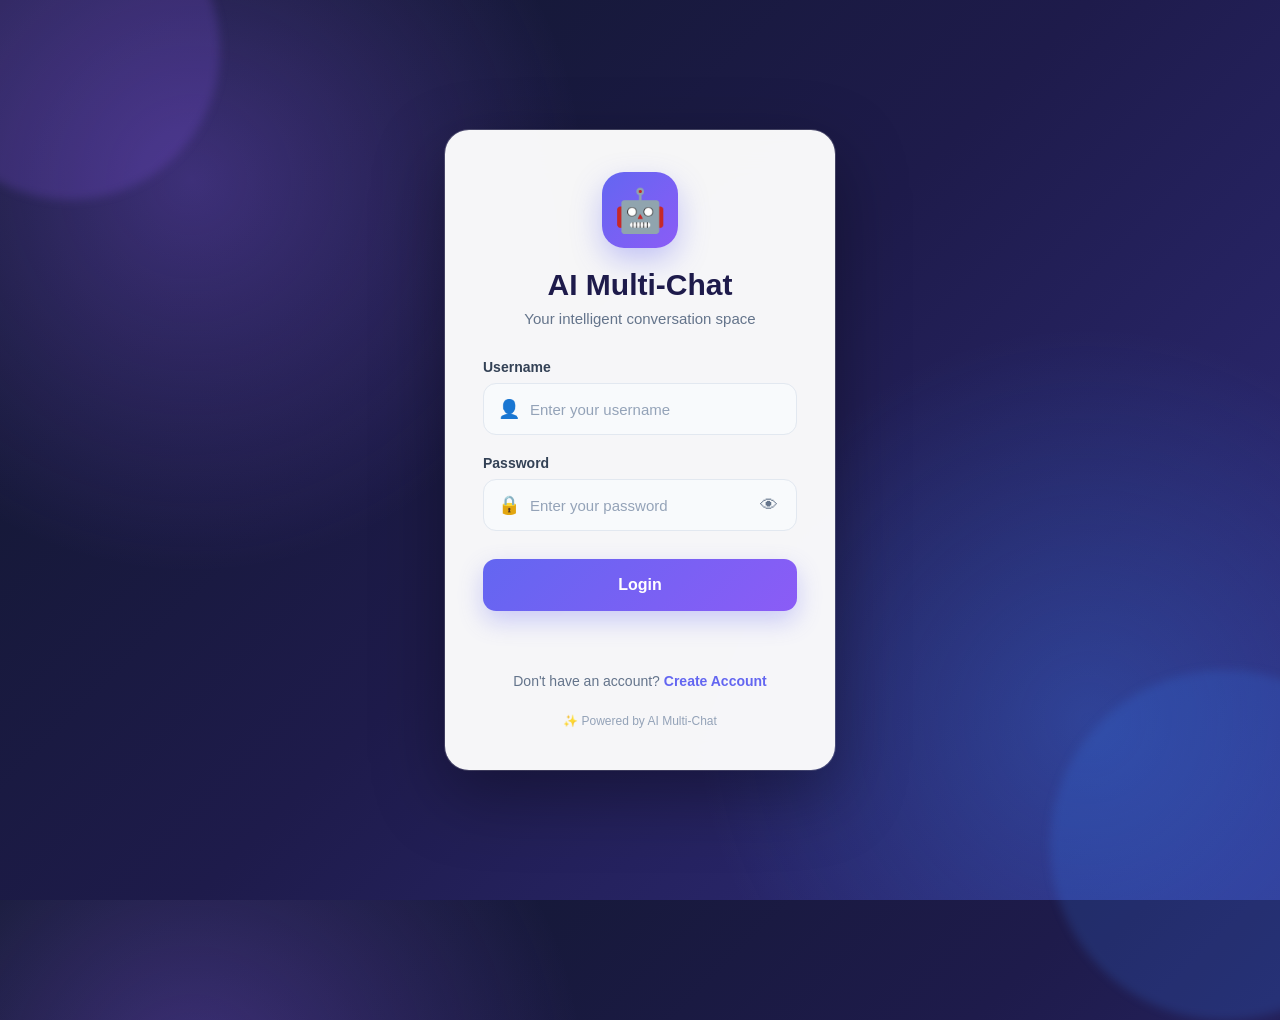
<file: frontend/index.html>
<!DOCTYPE html>
<html lang="en">

<head>

    <meta charset="UTF-8">

    <meta
        name="viewport"
        content="width=device-width, initial-scale=1.0"
    >

    <title>AI Multi-Chat - Login</title>


    <style>

        * {
            margin: 0;
            padding: 0;
            box-sizing: border-box;
            font-family: "Segoe UI", Arial, sans-serif;
        }


        body {

            min-height: 100vh;

            display: flex;

            justify-content: center;

            align-items: center;

            overflow: hidden;

            background:
                radial-gradient(
                    circle at 15% 20%,
                    rgba(139, 92, 246, 0.35),
                    transparent 30%
                ),

                radial-gradient(
                    circle at 85% 80%,
                    rgba(59, 130, 246, 0.30),
                    transparent 30%
                ),

                linear-gradient(
                    135deg,
                    #0f172a,
                    #1e1b4b,
                    #312e81
                );

            position: relative;
        }


        /* =========================================
           ANIMATED BACKGROUND
        ========================================= */

        body::before,
        body::after {

            content: "";

            position: absolute;

            border-radius: 50%;

            filter: blur(5px);

            animation:
                float 8s ease-in-out infinite;
        }


        body::before {

            width: 300px;

            height: 300px;

            background:
                rgba(139, 92, 246, 0.20);

            top: -100px;

            left: -80px;
        }


        body::after {

            width: 350px;

            height: 350px;

            background:
                rgba(59, 130, 246, 0.18);

            right: -120px;

            bottom: -120px;

            animation-delay: 2s;
        }


        @keyframes float {

            0%,
            100% {

                transform:
                    translate(0, 0)
                    scale(1);
            }


            50% {

                transform:
                    translate(30px, -25px)
                    scale(1.08);
            }

        }


        /* =========================================
           LOGIN CONTAINER
        ========================================= */

        .login-container {

            width: 100%;

            max-width: 430px;

            padding: 20px;

            position: relative;

            z-index: 2;
        }


        /* =========================================
           LOGIN CARD
        ========================================= */

        .login-card {

            background:
                rgba(255, 255, 255, 0.96);

            backdrop-filter:
                blur(20px);

            border-radius: 24px;

            padding: 42px 38px;

            box-shadow:
                0 25px 70px
                rgba(0, 0, 0, 0.35),

                0 0 0 1px
                rgba(255, 255, 255, 0.2);

            animation:
                cardAppear 0.7s ease-out;
        }


        @keyframes cardAppear {

            from {

                opacity: 0;

                transform:
                    translateY(30px)
                    scale(0.96);
            }


            to {

                opacity: 1;

                transform:
                    translateY(0)
                    scale(1);
            }

        }


        /* =========================================
           LOGO
        ========================================= */

        .logo {

            width: 76px;

            height: 76px;

            margin:
                0 auto 20px;

            display: flex;

            align-items: center;

            justify-content: center;

            border-radius: 22px;

            background:
                linear-gradient(
                    135deg,
                    #6366f1,
                    #8b5cf6
                );

            box-shadow:
                0 12px 30px
                rgba(99, 102, 241, 0.35);

            font-size: 42px;

            animation:
                logoFloat 3s ease-in-out infinite;
        }


        @keyframes logoFloat {

            0%,
            100% {

                transform:
                    translateY(0);
            }


            50% {

                transform:
                    translateY(-6px);
            }

        }


        /* =========================================
           HEADING
        ========================================= */

        .title {

            text-align: center;

            color: #1e1b4b;

            font-size: 30px;

            font-weight: 750;

            margin-bottom: 8px;
        }


        .subtitle {

            text-align: center;

            color: #64748b;

            font-size: 15px;

            margin-bottom: 32px;
        }


        /* =========================================
           FORM
        ========================================= */

        .form-group {

            margin-bottom: 20px;
        }


        .form-group label {

            display: block;

            margin-bottom: 8px;

            color: #334155;

            font-size: 14px;

            font-weight: 600;
        }


        .input-wrapper {

            position: relative;
        }


        .input-icon {

            position: absolute;

            left: 15px;

            top: 50%;

            transform:
                translateY(-50%);

            font-size: 18px;

            pointer-events: none;
        }


        .input-wrapper input {

            width: 100%;

            height: 52px;

            padding:
                0 16px 0 46px;

            border:
                1.5px solid #e2e8f0;

            border-radius: 13px;

            outline: none;

            background: #f8fafc;

            color: #1e293b;

            font-size: 15px;

            transition:
                all 0.25s ease;
        }


        .input-wrapper input::placeholder {

            color: #94a3b8;
        }


        .input-wrapper input:focus {

            border-color:
                #6366f1;

            background:
                #ffffff;

            box-shadow:
                0 0 0 4px
                rgba(99, 102, 241, 0.10);
        }


        /* =========================================
           PASSWORD
        ========================================= */

        .password-wrapper input {

            padding-right: 50px;
        }


        .show-password {

            position: absolute;

            right: 14px;

            top: 50%;

            transform:
                translateY(-50%);

            border: none;

            background: transparent;

            cursor: pointer;

            font-size: 18px;

            color: #64748b;

            padding: 5px;
        }


        .show-password:hover {

            color: #4f46e5;
        }


        /* =========================================
           LOGIN BUTTON
        ========================================= */

        .login-button {

            width: 100%;

            height: 52px;

            margin-top: 8px;

            border: none;

            border-radius: 13px;

            background:
                linear-gradient(
                    135deg,
                    #6366f1,
                    #8b5cf6
                );

            color: white;

            font-size: 16px;

            font-weight: 700;

            cursor: pointer;

            box-shadow:
                0 10px 25px
                rgba(99, 102, 241, 0.30);

            transition:
                all 0.25s ease;
        }


        .login-button:hover {

            transform:
                translateY(-2px);

            box-shadow:
                0 14px 30px
                rgba(99, 102, 241, 0.40);
        }


        .login-button:active {

            transform:
                translateY(0);
        }


        .login-button:disabled {

            opacity: 0.7;

            cursor:
                not-allowed;

            transform:
                none;
        }


        /* =========================================
           MESSAGE
        ========================================= */

        #message {

            min-height: 22px;

            margin-top: 15px;

            text-align: center;

            font-size: 14px;

            font-weight: 600;
        }


        /* =========================================
           REGISTER
        ========================================= */

        .register-section {

            text-align: center;

            margin-top: 25px;

            color: #64748b;

            font-size: 14px;
        }


        .register-section a {

            color: #6366f1;

            font-weight: 700;

            text-decoration: none;
        }


        .register-section a:hover {

            text-decoration:
                underline;
        }


        /* =========================================
           FOOTER
        ========================================= */

        .footer {

            text-align: center;

            margin-top: 25px;

            color: #94a3b8;

            font-size: 12px;
        }


        /* =========================================
           RESPONSIVE
        ========================================= */

        @media (max-width: 500px) {

            .login-container {

                padding: 15px;
            }


            .login-card {

                padding:
                    35px 25px;

                border-radius:
                    20px;
            }


            .title {

                font-size:
                    26px;
            }

        }

    </style>

</head>


<body>


    <div class="login-container">

        <div class="login-card">


            <!-- LOGO -->

            <div class="logo">
                🤖
            </div>


            <!-- HEADING -->

            <h1 class="title">
                AI Multi-Chat
            </h1>


            <p class="subtitle">
                Your intelligent conversation space
            </p>


            <!-- LOGIN FORM -->

            <form id="loginForm">


                <!-- USERNAME -->

                <div class="form-group">

                    <label for="username">
                        Username
                    </label>


                    <div class="input-wrapper">

                        <span class="input-icon">
                            👤
                        </span>


                        <input
                            type="text"
                            id="username"
                            name="username"
                            placeholder="Enter your username"
                            autocomplete="username"
                            required
                        >

                    </div>

                </div>


                <!-- PASSWORD -->

                <div class="form-group">

                    <label for="password">
                        Password
                    </label>


                    <div
                        class="input-wrapper password-wrapper"
                    >

                        <span class="input-icon">
                            🔒
                        </span>


                        <input
                            type="password"
                            id="password"
                            name="password"
                            placeholder="Enter your password"
                            autocomplete="current-password"
                            required
                        >


                        <button
                            type="button"
                            class="show-password"
                            id="showPassword"
                            aria-label="Show password"
                        >
                            👁
                        </button>

                    </div>

                </div>


                <!-- LOGIN BUTTON -->

                <button
                    type="submit"
                    class="login-button"
                    id="loginButton"
                >
                    Login
                </button>


                <!-- MESSAGE -->

                <div id="message"></div>

            </form>


            <!-- REGISTER -->

            <div class="register-section">

                Don't have an account?

                <a href="register.html">
                    Create Account
                </a>

            </div>


            <!-- FOOTER -->

            <div class="footer">

                ✨ Powered by AI Multi-Chat

            </div>


        </div>

    </div>


    <!-- =========================================
         LOGIN JAVASCRIPT
    ========================================= -->

    <script>

        const API_URL =
            "https://initial-ai-multi-chat-project.onrender.com";


        // ========================================
        // LOGIN FORM
        // ========================================

        document
            .getElementById("loginForm")
            .addEventListener(
                "submit",
                async function (event) {

                    event.preventDefault();


                    const username =
                        document
                            .getElementById("username")
                            .value
                            .trim();


                    const password =
                        document
                            .getElementById("password")
                            .value;


                    const message =
                        document
                            .getElementById("message");


                    const loginButton =
                        document
                            .getElementById("loginButton");


                    // Check fields

                    if (
                        !username ||
                        !password
                    ) {

                        message.textContent =
                            "Please enter username and password.";

                        message.style.color =
                            "#dc2626";

                        return;
                    }


                    // Disable button

                    loginButton.disabled =
                        true;

                    loginButton.textContent =
                        "Logging in...";


                    try {

                        const response =
                            await fetch(
                                `${API_URL}/login`,
                                {
                                    method:
                                        "POST",

                                    headers: {
                                        "Content-Type":
                                            "application/json"
                                    },

                                    body:
                                        JSON.stringify({
                                            username:
                                                username,

                                            password:
                                                password
                                        })
                                }
                            );


                        // Check HTTP status

                        if (!response.ok) {

                            throw new Error(
                                "Server returned " +
                                response.status
                            );
                        }


                        const data =
                            await response.json();


                        console.log(
                            "Login response:",
                            data
                        );


                        // =================================
                        // LOGIN SUCCESS
                        // =================================

                        if (
                            data.success === true
                        ) {


                            /*
                                Save the username entered
                                by the user.
                            */

                            localStorage.setItem(
                                "username",
                                username
                            );


                            message.textContent =
                                "Login successful!";

                            message.style.color =
                                "#16a34a";


                            loginButton.textContent =
                                "Opening Chat...";


                            /*
                                IMPORTANT

                                Use an absolute path based
                                on the current index.html.

                                index.html and chat.html
                                must be in the same folder.
                            */

                            window.location.href =
                                "./chat.html";


                        }

                        // =================================
                        // LOGIN FAILED
                        // =================================

                        else {

                            message.textContent =
                                data.message ||
                                "Invalid username or password.";

                            message.style.color =
                                "#dc2626";


                            loginButton.disabled =
                                false;

                            loginButton.textContent =
                                "Login";

                        }

                    }


                    // =====================================
                    // CONNECTION ERROR
                    // =====================================

                    catch (error) {

                        console.error(
                            "Login error:",
                            error
                        );


                        message.textContent =
                            "Unable to connect to the server.";

                        message.style.color =
                            "#dc2626";


                        loginButton.disabled =
                            false;

                        loginButton.textContent =
                            "Login";

                    }

                }
            );


        // ========================================
        // SHOW / HIDE PASSWORD
        // ========================================

        document
            .getElementById("showPassword")
            .addEventListener(
                "click",
                function () {

                    const password =
                        document
                            .getElementById("password");


                    if (
                        password.type ===
                        "password"
                    ) {

                        password.type =
                            "text";

                        this.textContent =
                            "🙈";

                        this.setAttribute(
                            "aria-label",
                            "Hide password"
                        );

                    }

                    else {

                        password.type =
                            "password";

                        this.textContent =
                            "👁";

                        this.setAttribute(
                            "aria-label",
                            "Show password"
                        );

                    }

                }
            );

    </script>


</body>

</html>
</file>
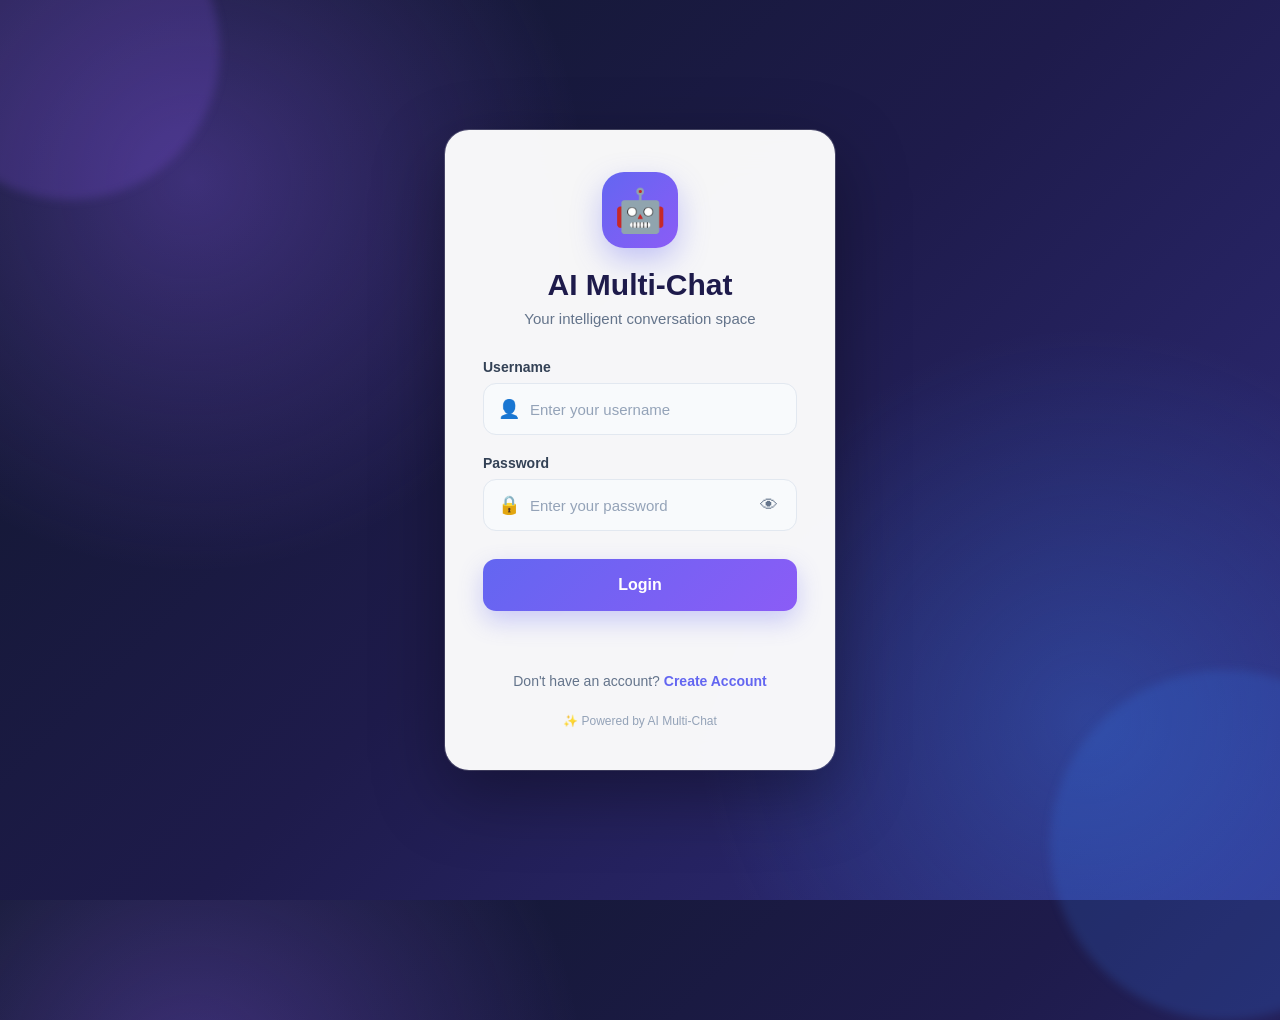
<file: frontend/chat.html>
<!DOCTYPE html>
<html lang="en">
<head>
    <meta charset="UTF-8">
    <meta name="viewport" content="width=device-width, initial-scale=1.0">

    <title>AI Multi-Chat</title>

    <link rel="stylesheet" href="style.css">
</head>

<body>

    <!-- Background decoration -->
    <div class="background-shape shape-one"></div>
    <div class="background-shape shape-two"></div>
    <div class="background-shape shape-three"></div>


    <!-- MAIN APP -->
    <div class="app-container">

        <!-- ================= SIDEBAR ================= -->

        <aside class="sidebar">

            <div class="brand">
                <div class="brand-icon">🤖</div>

                <div>
                    <h2>AI Multi-Chat</h2>
                    <p>Friends + AI</p>
                </div>
            </div>


            <!-- New Chat -->
            <button class="new-chat-btn" onclick="newChat()">
                <span>＋</span>
                New Chat
            </button>

            <button class="new-chat-btn" onclick="createRoom()">
                <span>＋</span>
                Create Room
            </button>

            <button class="new-chat-btn" onclick="joinRoom()">
                <span>＋</span>
                Join Room
            </button>


            <!-- Group -->
            <div class="sidebar-section">

                <div class="section-title">
                    <span>👥</span>
                    YOUR GROUP
                </div>

                <div class="group-card" onclick="openCurrentRoom()">

                    <div class="group-icon">
                        👥
                    </div>

                    <div class="group-info">
                        <h3>AI Multi-Chat</h3>
                        <p>Shared conversation</p>
                        <p id="current-room-id"></p>
                    </div>

                    <span class="online-dot"></span>

                </div>

            </div>


            <!-- Members -->
            <div class="sidebar-section">

                <div class="section-title">
                    CHAT MEMBERS
                </div>

                <div id="members-list">

                <div class="member">

                    <div class="member-avatar ai-avatar">
                        🤖
                    </div>

                    <div class="member-info">
                        <strong>AI Assistant</strong>
                        <span>
                            <i class="status-dot"></i>
                            Online
                        </span>
                    </div>

                </div>


                <div class="member">

                    <div class="member-avatar user-avatar">
                        👤
                    </div>

                    <div class="member-info">
                        <strong id="sidebar-username">
                            User
                        </strong>

                        <span>
                            <i class="status-dot"></i>
                            Online
                        </span>
                    </div>

                </div>

                </div>

            </div>


            <!-- Sidebar bottom -->
            <div class="sidebar-bottom">

                <button
                    class="sidebar-btn"
                    onclick="openFeedback()">

                    💬 Feedback

                </button>

                <button
                    class="sidebar-btn logout-btn"
                    onclick="logout()">

                    ↪ Logout

                </button>

            </div>

        </aside>


        <!-- ================= CHAT AREA ================= -->

        <main class="chat-area">


            <!-- Chat Header -->

            <header class="chat-header">

                <div class="header-left">

                    <div class="header-avatar">
                        🤖
                    </div>

                    <div>

                        <h1>AI Multi-Chat</h1>

                        <p>
                            <span class="green-dot"></span>
                            Group conversation
                        </p>

                    </div>

                </div>


                <div class="header-right">

                    <div class="connection-status">
                        <span class="green-dot"></span>
                        AI Online
                    </div>

                </div>

            </header>


            <!-- Welcome -->

            <div class="welcome-bar">

                <div class="welcome-avatar">
                    👤
                </div>

                <div>

                    <strong id="welcome">
                        Logged in as: User
                    </strong>

                    <p>
                        Everyone in this group can see the conversation.
                    </p>

                </div>

            </div>


            <!-- ================= MESSAGES ================= -->

            <section
                id="chat-box"
                class="chat-box">

                <!-- Messages will be inserted by chat.js -->

                <div class="empty-chat">

                    <div class="empty-icon">
                        🤖
                    </div>

                    <h2>Welcome to AI Multi-Chat!</h2>

                    <p>
                        Chat with your friends and AI in one shared conversation.
                    </p>

                    <div class="suggestions">

                        <button onclick="useSuggestion('What is Artificial Intelligence?')">
                            💡 What is Artificial Intelligence?
                        </button>

                        <button onclick="useSuggestion('Explain Python')">
                            🐍 Explain Python
                        </button>

                        <button onclick="useSuggestion('Give me a project idea')">
                            🚀 Give me a project idea
                        </button>

                    </div>

                </div>

            </section>


            <!-- ================= INPUT AREA ================= -->

            <div class="input-area">

                <div class="input-wrapper">

                    <textarea
                        id="user-message"
                        placeholder="Message AI Multi-Chat..."
                        rows="1"
                        autocomplete="off"></textarea>

                    <button
                        id="send-button"
                        class="send-btn"
                        onclick="sendMessage()"
                        title="Send message">

                        ➤

                    </button>

                </div>


                <div class="input-footer">

                    <span>
                        Press <b>Enter</b> to send
                    </span>

                    <span>
                        🤖 AI is part of this conversation
                    </span>

                </div>

            </div>


        </main>

    </div>


    <!-- JavaScript -->

    <script src="chat.js"></script>

</body>
</html>
</file>
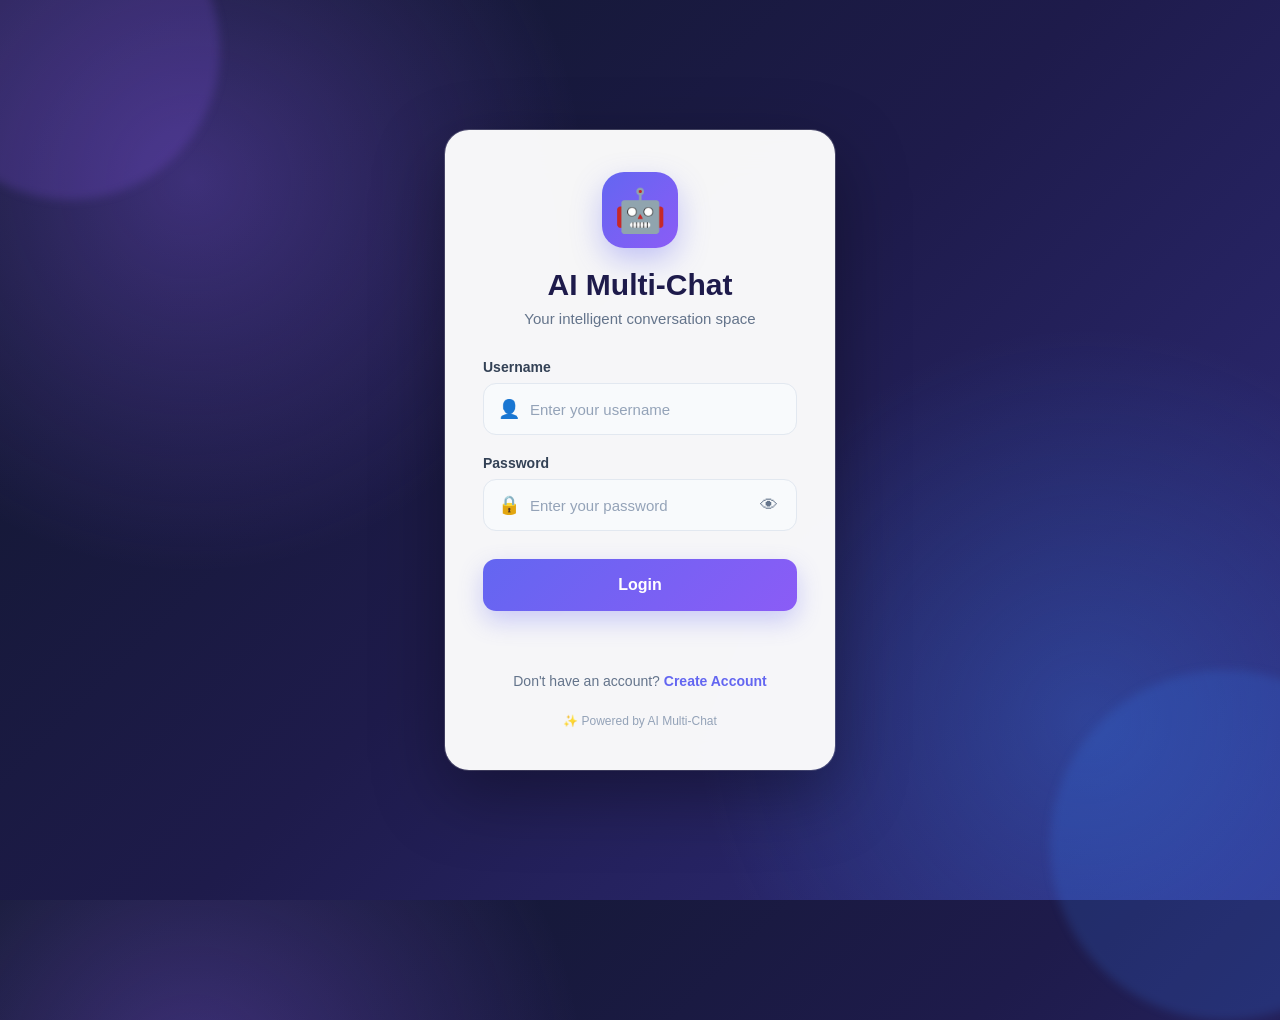
<file: frontend/feedback.html>
<!DOCTYPE html>
<html lang="en">

<head>

    <meta charset="UTF-8">

    <meta name="viewport"
          content="width=device-width, initial-scale=1.0">

    <title>Feedback</title>

    <link rel="stylesheet" href="style.css">

</head>

<body>

<div class="auth-container">

    <div class="auth-box">

        <h1>💬 Feedback</h1>

        <p>How was your experience?</p>

        <textarea
            id="feedback"
            placeholder="Write your feedback..."
            rows="6"
            style="width:100%; padding:12px; margin-bottom:15px;"
        ></textarea>

        <button onclick="sendFeedback()">
            Submit Feedback
        </button>

        <p id="feedback-message"></p>

        <button onclick="backToChat()">
            Back to Chat
        </button>

    </div>

</div>

<script src="feedback.js"></script>

</body>

</html>
</file>
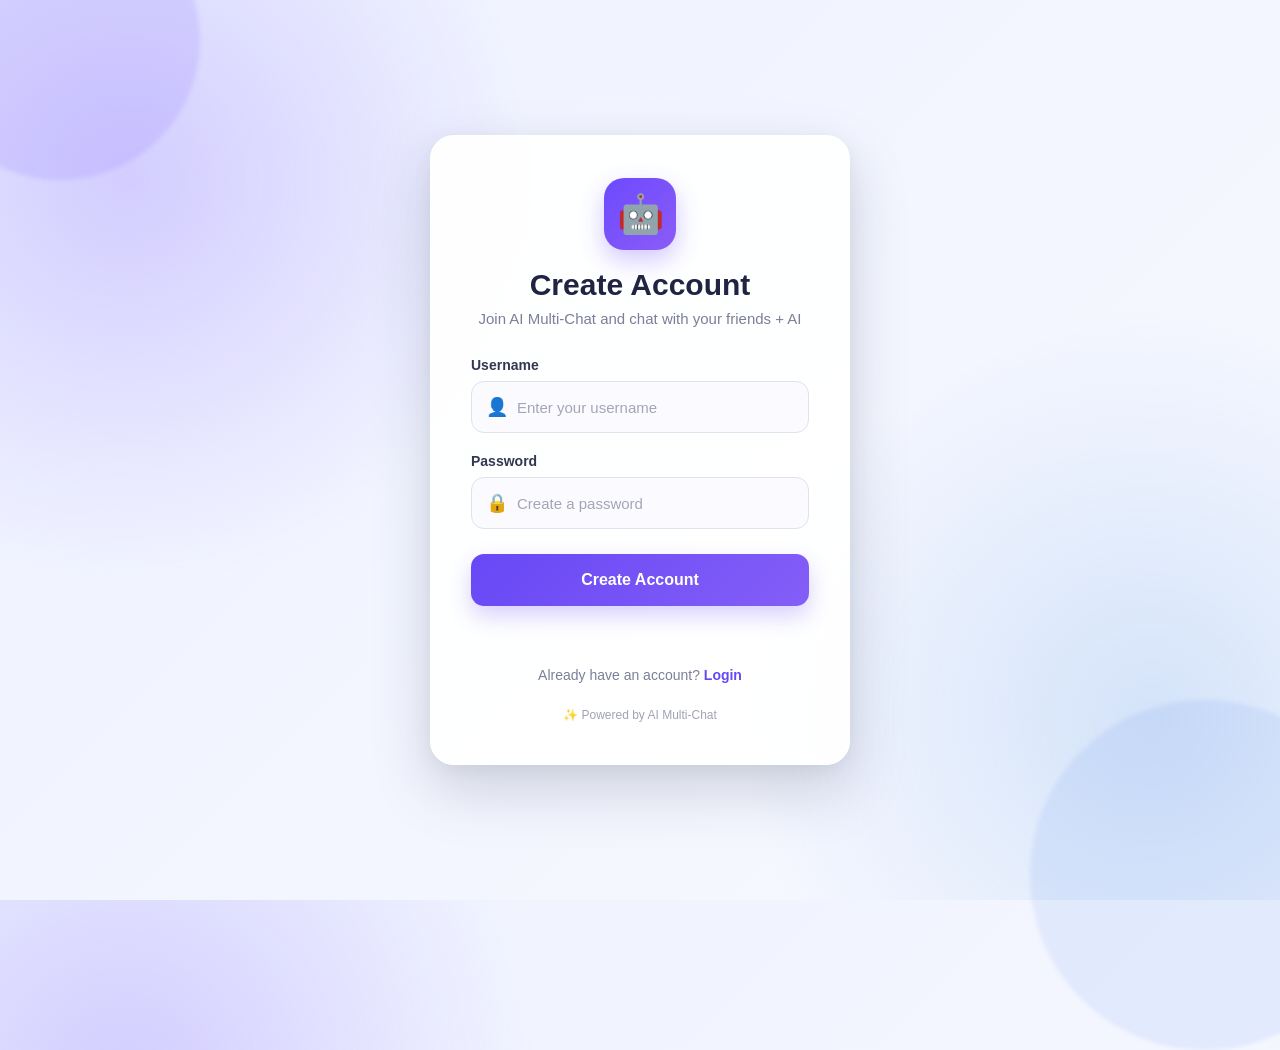
<file: frontend/register.html>
<!DOCTYPE html>
<html lang="en">
<head>
    <meta charset="UTF-8">
    <meta name="viewport" content="width=device-width, initial-scale=1.0">

    <title>AI Multi-Chat - Register</title>

    <style>
        * {
            margin: 0;
            padding: 0;
            box-sizing: border-box;
            font-family: "Segoe UI", Arial, sans-serif;
        }

        body {
            min-height: 100vh;
            display: flex;
            justify-content: center;
            align-items: center;

            background:
                radial-gradient(circle at 10% 20%, rgba(124, 92, 255, 0.25), transparent 30%),
                radial-gradient(circle at 90% 80%, rgba(74, 144, 226, 0.20), transparent 30%),
                linear-gradient(135deg, #eef2ff, #f8f9ff);

            overflow: hidden;
            position: relative;
        }

        /* Animated background circles */
        body::before,
        body::after {
            content: "";
            position: absolute;
            border-radius: 50%;
            filter: blur(2px);
            animation: float 8s ease-in-out infinite;
            z-index: 0;
        }

        body::before {
            width: 280px;
            height: 280px;
            background: rgba(111, 76, 255, 0.12);
            top: -100px;
            left: -80px;
        }

        body::after {
            width: 350px;
            height: 350px;
            background: rgba(70, 130, 230, 0.10);
            bottom: -150px;
            right: -100px;
            animation-delay: 2s;
        }

        @keyframes float {
            0%, 100% {
                transform: translateY(0px);
            }

            50% {
                transform: translateY(25px);
            }
        }

        /* Main card */
        .register-card {
            width: 420px;
            max-width: 90%;
            background: rgba(255, 255, 255, 0.92);

            padding: 42px 40px;

            border-radius: 24px;

            box-shadow:
                0 25px 60px rgba(36, 42, 80, 0.18),
                0 5px 20px rgba(0, 0, 0, 0.05);

            border: 1px solid rgba(255, 255, 255, 0.8);

            position: relative;
            z-index: 1;

            animation: cardAppear 0.7s ease;
        }

        @keyframes cardAppear {
            from {
                opacity: 0;
                transform: translateY(25px) scale(0.97);
            }

            to {
                opacity: 1;
                transform: translateY(0) scale(1);
            }
        }

        /* Logo */
        .logo {
            width: 72px;
            height: 72px;

            margin: 0 auto 18px;

            border-radius: 20px;

            display: flex;
            justify-content: center;
            align-items: center;

            font-size: 38px;

            background: linear-gradient(
                135deg,
                #6d4aff,
                #8b5cf6
            );

            box-shadow:
                0 10px 25px rgba(109, 74, 255, 0.3);

            animation: logoFloat 3s ease-in-out infinite;
        }

        @keyframes logoFloat {
            0%, 100% {
                transform: translateY(0);
            }

            50% {
                transform: translateY(-5px);
            }
        }

        .title {
            text-align: center;
            color: #202342;
            font-size: 30px;
            font-weight: 700;
            margin-bottom: 8px;
        }

        .subtitle {
            text-align: center;
            color: #7b7f98;
            font-size: 15px;
            margin-bottom: 30px;
        }

        /* Form */
        .form-group {
            margin-bottom: 20px;
        }

        .form-group label {
            display: block;
            margin-bottom: 8px;

            color: #343751;
            font-size: 14px;
            font-weight: 600;
        }

        .input-wrapper {
            position: relative;
        }

        .input-icon {
            position: absolute;
            left: 15px;
            top: 50%;
            transform: translateY(-50%);

            font-size: 18px;
            pointer-events: none;
        }

        .input-wrapper input {
            width: 100%;
            height: 52px;

            border: 1px solid #e0e2ed;
            border-radius: 13px;

            padding: 0 15px 0 45px;

            font-size: 15px;
            color: #252842;

            background: #fafaff;

            outline: none;

            transition: all 0.25s ease;
        }

        .input-wrapper input:focus {
            border-color: #7255f5;

            background: #ffffff;

            box-shadow:
                0 0 0 4px rgba(114, 85, 245, 0.10);
        }

        .input-wrapper input::placeholder {
            color: #a3a6b8;
        }

        /* Register button */
        .register-btn {
            width: 100%;
            height: 52px;

            border: none;
            border-radius: 13px;

            background: linear-gradient(
                135deg,
                #6748f5,
                #845ef7
            );

            color: white;

            font-size: 16px;
            font-weight: 600;

            cursor: pointer;

            box-shadow:
                0 10px 22px rgba(103, 72, 245, 0.25);

            transition: all 0.25s ease;

            margin-top: 5px;
        }

        .register-btn:hover {
            transform: translateY(-2px);

            box-shadow:
                0 14px 28px rgba(103, 72, 245, 0.32);
        }

        .register-btn:active {
            transform: translateY(0);
        }

        .register-btn:disabled {
            opacity: 0.7;
            cursor: not-allowed;
            transform: none;
        }

        /* Message */
        #message {
            min-height: 22px;
            margin-top: 15px;

            text-align: center;

            font-size: 14px;
            font-weight: 500;
        }

        .success {
            color: #16a34a;
        }

        .error {
            color: #dc2626;
        }

        /* Login link */
        .login-link {
            text-align: center;
            margin-top: 24px;

            color: #7b7f98;
            font-size: 14px;
        }

        .login-link a {
            color: #6748f5;
            text-decoration: none;
            font-weight: 600;
        }

        .login-link a:hover {
            text-decoration: underline;
        }

        /* Footer */
        .footer {
            text-align: center;
            margin-top: 25px;

            color: #a0a3b5;
            font-size: 12px;
        }

        /* Mobile */
        @media (max-width: 500px) {

            .register-card {
                padding: 32px 25px;
            }

            .title {
                font-size: 26px;
            }

            .logo {
                width: 65px;
                height: 65px;
                font-size: 34px;
            }
        }
    </style>
</head>

<body>

    <div class="register-card">

        <div class="logo">
            🤖
        </div>

        <h1 class="title">
            Create Account
        </h1>

        <p class="subtitle">
            Join AI Multi-Chat and chat with your friends + AI
        </p>

        <form id="registerForm">

            <!-- Username -->
            <div class="form-group">

                <label for="username">
                    Username
                </label>

                <div class="input-wrapper">

                    <span class="input-icon">
                        👤
                    </span>

                    <input
                        type="text"
                        id="username"
                        placeholder="Enter your username"
                        autocomplete="username"
                        required
                    >

                </div>

            </div>


            <!-- Password -->
            <div class="form-group">

                <label for="password">
                    Password
                </label>

                <div class="input-wrapper">

                    <span class="input-icon">
                        🔒
                    </span>

                    <input
                        type="password"
                        id="password"
                        placeholder="Create a password"
                        autocomplete="new-password"
                        required
                    >

                </div>

            </div>


            <!-- Register -->
            <button
                type="submit"
                class="register-btn"
                id="registerButton"
            >
                Create Account
            </button>

        </form>


        <!-- Message -->
        <div id="message"></div>


        <!-- Login -->
        <div class="login-link">

            Already have an account?

            <a href="index.html">
                Login
            </a>

        </div>


        <div class="footer">
            ✨ Powered by AI Multi-Chat
        </div>

    </div>


    <script>

        const API_URL = "https://initial-ai-multi-chat-project.onrender.com";

        const registerForm =
            document.getElementById("registerForm");

        const usernameInput =
            document.getElementById("username");

        const passwordInput =
            document.getElementById("password");

        const registerButton =
            document.getElementById("registerButton");

        const messageBox =
            document.getElementById("message");


        registerForm.addEventListener(
            "submit",
            async function(event) {

                event.preventDefault();

                const username =
                    usernameInput.value.trim();

                const password =
                    passwordInput.value.trim();


                messageBox.textContent = "";
                messageBox.className = "";


                if (!username || !password) {

                    messageBox.textContent =
                        "Please enter username and password.";

                    messageBox.className = "error";

                    return;
                }


                if (username.length < 3) {

                    messageBox.textContent =
                        "Username must contain at least 3 characters.";

                    messageBox.className = "error";

                    return;
                }


                if (password.length < 4) {

                    messageBox.textContent =
                        "Password must contain at least 4 characters.";

                    messageBox.className = "error";

                    return;
                }


                registerButton.disabled = true;

                registerButton.textContent =
                    "Creating account...";


                try {

                    const response =
                        await fetch(
                            `${API_URL}/register`,
                            {
                                method: "POST",

                                headers: {
                                    "Content-Type":
                                        "application/json"
                                },

                                body: JSON.stringify({
                                    username: username,
                                    password: password
                                })
                            }
                        );


                    const data =
                        await response.json();


                    if (data.success) {

                        messageBox.textContent =
                            "Account created successfully! Redirecting...";

                        messageBox.className =
                            "success";


                        /*
                         * Wait a little so the user
                         * can see the success message.
                         */

                        setTimeout(
                            function() {

                                window.location.href =
                                    "index.html";

                            },
                            1200
                        );

                    } else {

                        messageBox.textContent =
                            data.message ||
                            "Username already exists.";

                        messageBox.className =
                            "error";

                        registerButton.disabled =
                            false;

                        registerButton.textContent =
                            "Create Account";
                    }

                } catch (error) {

                    console.error(
                        "Registration error:",
                        error
                    );

                    messageBox.textContent =
                        "Unable to connect to the server. Make sure Flask is running.";

                    messageBox.className =
                        "error";


                    registerButton.disabled =
                        false;

                    registerButton.textContent =
                        "Create Account";
                }

            }
        );

    </script>

</body>
</html>
</file>
<file: frontend/style.css>
/* =========================
   RESET
========================= */

* {
    margin: 0;
    padding: 0;
    box-sizing: border-box;
}

html,
body {
    width: 100%;
    height: 100%;
}

body {

    font-family:
        "Segoe UI",
        Arial,
        sans-serif;

    background:
        linear-gradient(
            135deg,
            #eef2ff,
            #f8f7ff,
            #eef7ff
        );

    color: #20243a;

    overflow: hidden;
}


/* =========================
   ANIMATED BACKGROUND
========================= */

.background-shape {

    position: fixed;

    border-radius: 50%;

    filter: blur(80px);

    opacity: 0.35;

    pointer-events: none;

    z-index: -1;

    animation:
        floating 10s ease-in-out infinite;
}

.shape-one {

    width: 350px;
    height: 350px;

    background: #a5b4fc;

    top: -120px;
    left: -100px;
}

.shape-two {

    width: 400px;
    height: 400px;

    background: #c4b5fd;

    right: -150px;
    top: 25%;
    
    animation-delay: 2s;
}

.shape-three {

    width: 300px;
    height: 300px;

    background: #93c5fd;

    bottom: -120px;
    left: 35%;

    animation-delay: 4s;
}


@keyframes floating {

    0% {
        transform: translateY(0px);
    }

    50% {
        transform: translateY(-25px);
    }

    100% {
        transform: translateY(0px);
    }
}


/* =========================
   MAIN CONTAINER
========================= */

.app-container {

    width: 95%;
    height: 92vh;

    margin: 4vh auto;

    display: flex;

    background: rgba(255, 255, 255, 0.75);

    border: 1px solid rgba(255, 255, 255, 0.8);

    border-radius: 24px;

    box-shadow:
        0 25px 70px rgba(58, 65, 120, 0.15);

    backdrop-filter: blur(18px);

    overflow: hidden;
}


/* =========================
   SIDEBAR
========================= */

.sidebar {

    width: 280px;

    min-width: 280px;

    background:
        linear-gradient(
            180deg,
            rgba(35, 40, 80, 0.97),
            rgba(50, 48, 100, 0.97)
        );

    color: white;

    padding: 24px 18px;

    display: flex;

    flex-direction: column;

    position: relative;
}


/* Brand */

.brand {

    display: flex;

    align-items: center;

    gap: 12px;

    padding: 5px 8px 25px;
}

.brand-icon {

    width: 46px;
    height: 46px;

    border-radius: 14px;

    display: flex;

    align-items: center;
    justify-content: center;

    background: rgba(255,255,255,0.15);

    font-size: 25px;

    box-shadow:
        0 8px 20px rgba(0,0,0,0.15);
}

.brand h2 {

    font-size: 19px;

    font-weight: 700;

    letter-spacing: -0.3px;
}

.brand p {

    font-size: 12px;

    opacity: 0.65;

    margin-top: 3px;
}


/* New Chat */

.new-chat-btn {

    width: 100%;

    border: none;

    border-radius: 12px;

    padding: 13px;

    background: rgba(255,255,255,0.14);

    color: white;

    font-size: 14px;

    font-weight: 600;

    cursor: pointer;

    transition: 0.25s;

    margin-bottom: 28px;
}

.new-chat-btn:hover {

    background: rgba(255,255,255,0.22);

    transform: translateY(-2px);
}


/* Sidebar sections */

.sidebar-section {

    margin-bottom: 28px;
}

.section-title {

    color: rgba(255,255,255,0.55);

    font-size: 11px;

    font-weight: 700;

    letter-spacing: 1px;

    margin-bottom: 12px;

    padding-left: 7px;
}


/* Group card */

.group-card {

    display: flex;

    align-items: center;

    gap: 10px;

    padding: 12px;

    border-radius: 13px;

    background: rgba(255,255,255,0.12);

    border: 1px solid rgba(255,255,255,0.08);

    cursor: pointer;

    transition: 0.25s;
}

.group-card:hover {

    background: rgba(255,255,255,0.18);
}

.group-icon {

    width: 38px;
    height: 38px;

    border-radius: 11px;

    background: rgba(255,255,255,0.15);

    display: flex;

    justify-content: center;
    align-items: center;

    font-size: 18px;
}

.group-info {

    flex: 1;
}

.group-info h3 {

    font-size: 13px;

    margin-bottom: 3px;
}

.group-info p {

    font-size: 11px;

    color: rgba(255,255,255,0.55);
}

.online-dot {

    width: 8px;
    height: 8px;

    background: #4ade80;

    border-radius: 50%;

    box-shadow:
        0 0 8px #4ade80;
}


/* Members */

.sidebar-section:has(#members-list) {

    flex: 1 1 auto;

    min-height: 0;

    overflow: hidden;

    display: flex;

    flex-direction: column;
}

#members-list {

    flex: 1 1 auto;

    min-height: 0;

    overflow-y: auto;
}

.member {

    display: flex;

    align-items: center;

    gap: 11px;

    padding: 9px 6px;

    border-radius: 10px;

    transition: 0.2s;
}

.member:hover {

    background: rgba(255,255,255,0.08);
}

.member-avatar {

    width: 38px;
    height: 38px;

    border-radius: 50%;

    display: flex;

    align-items: center;
    justify-content: center;

    font-size: 17px;
}

.ai-avatar {

    background: #6366f1;
}

.user-avatar {

    background: #818cf8;
}

.member-info {

    display: flex;

    flex-direction: column;

    gap: 3px;
}

.member-info strong {

    font-size: 13px;
}

.member-info span {

    font-size: 11px;

    color: rgba(255,255,255,0.55);
}

.status-dot {

    display: inline-block;

    width: 6px;
    height: 6px;

    border-radius: 50%;

    background: #4ade80;

    margin-right: 4px;
}


/* Sidebar bottom */

.sidebar-bottom {

    margin-top: auto;

    display: flex;

    gap: 8px;
}

.sidebar-btn {

    flex: 1;

    border: 1px solid rgba(255,255,255,0.12);

    background: rgba(255,255,255,0.08);

    color: white;

    padding: 10px 5px;

    border-radius: 10px;

    cursor: pointer;

    font-size: 11px;

    transition: 0.25s;
}

.sidebar-btn:hover {

    background: rgba(255,255,255,0.17);
}

.logout-btn:hover {

    background: rgba(239,68,68,0.25);
}


/* =========================
   CHAT AREA
========================= */

.chat-area {

    flex: 1;

    display: flex;

    flex-direction: column;

    min-width: 0;

    background: rgba(255,255,255,0.48);
}


/* =========================
   CHAT HEADER
========================= */

.chat-header {

    height: 82px;

    padding: 0 30px;

    display: flex;

    align-items: center;

    justify-content: space-between;

    border-bottom: 1px solid rgba(100,100,150,0.10);

    background: rgba(255,255,255,0.55);
}

.header-left {

    display: flex;

    align-items: center;

    gap: 13px;
}

.header-avatar {

    width: 48px;
    height: 48px;

    border-radius: 15px;

    background:
        linear-gradient(
            135deg,
            #6366f1,
            #8b5cf6
        );

    display: flex;

    justify-content: center;
    align-items: center;

    font-size: 23px;

    box-shadow:
        0 7px 20px rgba(99,102,241,0.25);
}

.chat-header h1 {

    font-size: 18px;

    font-weight: 700;
}

.chat-header p {

    font-size: 12px;

    color: #777a91;

    margin-top: 4px;
}

.green-dot {

    display: inline-block;

    width: 7px;
    height: 7px;

    border-radius: 50%;

    background: #22c55e;

    margin-right: 5px;

    box-shadow:
        0 0 7px rgba(34,197,94,0.7);
}

.connection-status {

    font-size: 12px;

    color: #55586f;

    background: #f3f4ff;

    padding: 8px 12px;

    border-radius: 20px;
}


/* =========================
   WELCOME BAR
========================= */

.welcome-bar {

    margin: 18px 30px 5px;

    padding: 13px 16px;

    display: flex;

    align-items: center;

    gap: 11px;

    background: rgba(255,255,255,0.72);

    border: 1px solid rgba(100,100,150,0.08);

    border-radius: 14px;

    box-shadow:
        0 5px 20px rgba(70,70,120,0.05);
}

.welcome-avatar {

    width: 36px;
    height: 36px;

    border-radius: 11px;

    display: flex;

    align-items: center;
    justify-content: center;

    background: #eef0ff;

    font-size: 16px;
}

.welcome-bar strong {

    font-size: 13px;
}

.welcome-bar p {

    font-size: 11px;

    color: #85889c;

    margin-top: 3px;
}


/* =========================
   CHAT BOX
========================= */

.chat-box {

    flex: 1;

    overflow-y: auto;

    padding: 20px 30px;

    scroll-behavior: smooth;
}


/* Scrollbar */

.chat-box::-webkit-scrollbar {

    width: 6px;
}

.chat-box::-webkit-scrollbar-thumb {

    background: #c7c9dd;

    border-radius: 10px;
}


/* Empty chat */

.empty-chat {

    height: 100%;

    min-height: 300px;

    display: flex;

    align-items: center;

    justify-content: center;

    flex-direction: column;

    text-align: center;

    color: #686b80;
}

.empty-icon {

    width: 70px;
    height: 70px;

    border-radius: 22px;

    background:
        linear-gradient(
            135deg,
            #eef0ff,
            #e7e4ff
        );

    display: flex;

    align-items: center;
    justify-content: center;

    font-size: 32px;

    margin-bottom: 15px;

    animation:
        softPulse 2.5s infinite;
}

@keyframes softPulse {

    0%,100% {
        transform: scale(1);
    }

    50% {
        transform: scale(1.06);
    }
}

.empty-chat h2 {

    font-size: 20px;

    color: #343750;

    margin-bottom: 7px;
}

.empty-chat p {

    font-size: 13px;

    color: #8a8da0;

    margin-bottom: 20px;
}

.suggestions {

    display: flex;

    gap: 8px;

    flex-wrap: wrap;

    justify-content: center;
}

.suggestions button {

    border: 1px solid #e0e1ee;

    background: white;

    color: #565a75;

    border-radius: 20px;

    padding: 9px 13px;

    cursor: pointer;

    font-size: 11px;

    transition: 0.2s;
}

.suggestions button:hover {

    border-color: #8b5cf6;

    color: #6d4edb;

    transform: translateY(-2px);

    box-shadow:
        0 5px 15px rgba(100,80,200,0.1);
}


/* =========================
   MESSAGES
========================= */

.user-message,
.bot-message {

    max-width: 75%;

    padding: 13px 16px;

    margin-bottom: 14px;

    border-radius: 17px;

    animation:
        messageAppear 0.25s ease;
}

@keyframes messageAppear {

    from {
        opacity: 0;
        transform: translateY(8px);
    }

    to {
        opacity: 1;
        transform: translateY(0);
    }
}


/* User */

.user-message {

    margin-left: auto;

    background:
        linear-gradient(
            135deg,
            #6366f1,
            #7c5ce8
        );

    color: white;

    border-bottom-right-radius: 5px;

    box-shadow:
        0 7px 20px rgba(99,102,241,0.18);
}

.user-message strong {

    font-size: 12px;
}

.user-message p {

    font-size: 14px;

    line-height: 1.55;

    margin-top: 5px;

    white-space: pre-wrap;
}


/* Bot */

.bot-message {

    margin-right: auto;

    background: white;

    color: #36394e;

    border: 1px solid #e8e8f0;

    border-bottom-left-radius: 5px;

    box-shadow:
        0 5px 18px rgba(60,60,100,0.06);
}

.bot-message strong {

    font-size: 12px;

    color: #6255c7;
}

.bot-message p {

    font-size: 14px;

    line-height: 1.6;

    margin-top: 5px;

    white-space: pre-wrap;
}

.user-message small,
.bot-message small {

    display: block;

    font-size: 9px;

    margin-top: 7px;

    opacity: 0.55;
}


/* Thinking */

.typing {

    display: flex;

    align-items: center;

    gap: 8px;
}

.typing-dots {

    display: flex;

    gap: 4px;
}

.typing-dots span {

    width: 6px;
    height: 6px;

    background: #7770d8;

    border-radius: 50%;

    animation:
        typing 1.2s infinite;
}

.typing-dots span:nth-child(2) {

    animation-delay: 0.15s;
}

.typing-dots span:nth-child(3) {

    animation-delay: 0.3s;
}

@keyframes typing {

    0%,60%,100% {
        transform: translateY(0);
        opacity: 0.4;
    }

    30% {
        transform: translateY(-5px);
        opacity: 1;
    }
}


/* =========================
   INPUT AREA
========================= */

.input-area {

    padding: 12px 30px 18px;

    background:
        linear-gradient(
            to top,
            rgba(255,255,255,0.88),
            rgba(255,255,255,0.5)
        );

    border-top: 1px solid rgba(100,100,150,0.08);
}

.input-wrapper {

    display: flex;

    align-items: flex-end;

    gap: 10px;

    padding: 8px 8px 8px 16px;

    background: white;

    border: 1px solid #dedfeb;

    border-radius: 17px;

    box-shadow:
        0 8px 25px rgba(50,50,100,0.07);

    transition: 0.25s;
}

.input-wrapper:focus-within {

    border-color: #8b7ee8;

    box-shadow:
        0 0 0 4px rgba(139,126,232,0.10);
}

#user-message {

    flex: 1;

    border: none;

    outline: none;

    resize: none;

    font-family: inherit;

    font-size: 14px;

    color: #34364a;

    min-height: 38px;

    max-height: 120px;

    padding: 9px 0;

    background: transparent;
}

#user-message::placeholder {

    color: #a4a6b5;
}


/* Send button */

.send-btn {

    width: 42px;
    height: 42px;

    border: none;

    border-radius: 13px;

    background:
        linear-gradient(
            135deg,
            #6366f1,
            #7c3aed
        );

    color: white;

    font-size: 18px;

    cursor: pointer;

    display: flex;

    align-items: center;
    justify-content: center;

    transition: 0.25s;

    box-shadow:
        0 5px 14px rgba(99,102,241,0.25);
}

.send-btn:hover {

    transform: translateY(-2px) scale(1.03);

    box-shadow:
        0 8px 18px rgba(99,102,241,0.32);
}

.send-btn:active {

    transform: scale(0.95);
}


/* Footer */

.input-footer {

    display: flex;

    justify-content: space-between;

    padding: 7px 4px 0;

    color: #999bad;

    font-size: 10px;
}


/* =========================
   RESPONSIVE
========================= */

@media (max-width: 850px) {

    .app-container {

        width: 100%;
        height: 100vh;

        margin: 0;

        border-radius: 0;
    }

    .sidebar {

        width: 220px;
        min-width: 220px;
    }

    .chat-header {

        padding: 0 18px;
    }

    .chat-box {

        padding: 18px;
    }

    .welcome-bar {

        margin-left: 18px;
        margin-right: 18px;
    }

    .input-area {

        padding-left: 18px;
        padding-right: 18px;
    }
}


@media (max-width: 650px) {

    .sidebar {

        display: none;
    }

    .app-container {

        width: 100%;
    }

    .user-message,
    .bot-message {

        max-width: 88%;
    }

    .connection-status {

        display: none;
    }

    .suggestions {

        padding: 0 15px;
    }
}
/* =====================================================
   AI MULTI-CHAT - NEW CHAT UI
   ===================================================== */

.empty-chat {
    min-height: 520px;

    display: flex;
    flex-direction: column;

    justify-content: center;
    align-items: center;

    text-align: center;

    padding: 40px;

    animation: fadeIn 0.5s ease;
}

.empty-icon {
    width: 82px;
    height: 82px;

    display: flex;
    align-items: center;
    justify-content: center;

    font-size: 42px;

    background: linear-gradient(
        135deg,
        #667eea,
        #764ba2
    );

    border-radius: 24px;

    box-shadow:
        0 15px 35px rgba(80, 70, 180, 0.25);

    margin-bottom: 22px;

    animation: floatingRobot 3s ease-in-out infinite;
}

.empty-chat h2 {
    margin: 8px 0;

    font-size: 28px;

    color: #202040;
}

.empty-chat > p {
    color: #777;

    font-size: 16px;

    max-width: 520px;

    line-height: 1.6;

    margin-bottom: 28px;
}


/* =====================================================
   FEATURE CARDS
   ===================================================== */

.new-chat-info {
    display: flex;

    gap: 16px;

    flex-wrap: wrap;

    justify-content: center;

    margin-bottom: 30px;
}

.info-item {
    width: 190px;

    padding: 18px;

    display: flex;

    align-items: center;

    gap: 13px;

    text-align: left;

    background: rgba(255, 255, 255, 0.85);

    border: 1px solid #e7e7f4;

    border-radius: 16px;

    transition:
        transform 0.25s ease,
        box-shadow 0.25s ease;
}

.info-item:hover {
    transform: translateY(-6px);

    box-shadow:
        0 12px 28px rgba(0, 0, 0, 0.09);
}

.info-item > span {
    font-size: 27px;
}

.info-item strong {
    display: block;

    color: #303050;

    font-size: 14px;
}

.info-item small {
    display: block;

    color: #888;

    margin-top: 5px;

    font-size: 11px;

    line-height: 1.4;
}


/* =====================================================
   START CHAT BUTTON
   ===================================================== */

.start-chat-btn {
    border: none;

    padding: 14px 28px;

    border-radius: 12px;

    background: linear-gradient(
        135deg,
        #667eea,
        #764ba2
    );

    color: white;

    font-size: 15px;

    font-weight: 600;

    cursor: pointer;

    box-shadow:
        0 8px 20px rgba(102, 126, 234, 0.3);

    transition:
        transform 0.25s ease,
        box-shadow 0.25s ease;
}

.start-chat-btn:hover {
    transform: translateY(-3px);

    box-shadow:
        0 12px 28px rgba(102, 126, 234, 0.4);
}


/* =====================================================
   WELCOME SCREEN
   ===================================================== */

.welcome-screen {
    min-height: 520px;

    display: flex;

    flex-direction: column;

    justify-content: center;

    align-items: center;

    text-align: center;

    animation: fadeIn 0.5s ease;
}

.welcome-screen .welcome-icon {
    width: 75px;
    height: 75px;

    display: flex;

    justify-content: center;
    align-items: center;

    font-size: 40px;

    border-radius: 22px;

    background: linear-gradient(
        135deg,
        #667eea,
        #764ba2
    );

    margin-bottom: 20px;
}

.welcome-screen h2 {
    color: #242440;

    font-size: 28px;

    margin-bottom: 8px;
}

.welcome-screen > p {
    color: #777;

    font-size: 16px;
}

.welcome-features {
    display: flex;

    gap: 15px;

    margin: 25px 0;

    flex-wrap: wrap;

    justify-content: center;
}

.welcome-feature {
    width: 150px;

    padding: 17px;

    border-radius: 15px;

    background: white;

    border: 1px solid #eeeeF7;

    box-shadow:
        0 5px 18px rgba(0, 0, 0, 0.05);
}

.welcome-feature span {
    display: block;

    font-size: 25px;

    margin-bottom: 7px;
}

.welcome-feature strong {
    display: block;

    color: #303050;

    font-size: 14px;
}

.welcome-feature small {
    display: block;

    color: #888;

    margin-top: 4px;
}

.welcome-hint {
    color: #667eea !important;

    font-weight: 600;
}


/* =====================================================
   CHAT MESSAGES
   ===================================================== */

.message-wrapper {
    display: flex;

    width: 100%;

    margin-bottom: 18px;

    animation: messageAppear 0.3s ease;
}

.user-wrapper {
    justify-content: flex-end;
}

.bot-wrapper {
    justify-content: flex-start;

    align-items: flex-start;

    gap: 10px;
}

.message-bubble {
    max-width: 72%;

    padding: 14px 17px;

    border-radius: 17px;

    line-height: 1.55;

    word-wrap: break-word;
}

.user-bubble {
    background: linear-gradient(
        135deg,
        #667eea,
        #5a67d8
    );

    color: white;

    border-bottom-right-radius: 5px;

    box-shadow:
        0 5px 15px rgba(90, 103, 216, 0.2);
}

.bot-bubble {
    background: white;

    color: #303030;

    border: 1px solid #eeeeF5;

    border-bottom-left-radius: 5px;

    box-shadow:
        0 5px 15px rgba(0, 0, 0, 0.05);
}

.message-header {
    display: flex;

    align-items: center;

    gap: 6px;

    margin-bottom: 5px;

    font-size: 13px;
}

.message-bubble p {
    margin: 0;

    font-size: 14px;

    white-space: pre-wrap;
}

.message-bubble small {
    display: block;

    margin-top: 8px;

    font-size: 10px;

    opacity: 0.65;
}

.bot-avatar {
    width: 38px;
    height: 38px;

    flex-shrink: 0;

    display: flex;

    justify-content: center;
    align-items: center;

    background: #f0efff;

    border-radius: 12px;

    font-size: 20px;
}

.online-dot {
    color: #28c76f;

    font-size: 9px;
}


/* =====================================================
   AI THINKING INDICATOR
   ===================================================== */

.thinking-message {
    display: flex;

    align-items: flex-start;

    gap: 10px;

    margin-bottom: 18px;

    animation: messageAppear 0.3s ease;
}

.message-avatar {
    width: 38px;
    height: 38px;

    display: flex;

    justify-content: center;
    align-items: center;

    background: #f0efff;

    border-radius: 12px;

    font-size: 20px;
}

.thinking-content {
    background: white;

    border: 1px solid #eeeeF5;

    padding: 12px 16px;

    border-radius: 16px;

    border-bottom-left-radius: 5px;

    box-shadow:
        0 5px 15px rgba(0, 0, 0, 0.05);
}

.thinking-content strong {
    display: block;

    font-size: 13px;

    color: #303050;

    margin-bottom: 4px;
}

.thinking-text {
    color: #777;

    font-size: 13px;
}

.thinking-dots span {
    animation: thinkingDots 1.4s infinite;
}

.thinking-dots span:nth-child(2) {
    animation-delay: 0.2s;
}

.thinking-dots span:nth-child(3) {
    animation-delay: 0.4s;
}


/* =====================================================
   ANIMATIONS
   ===================================================== */

@keyframes fadeIn {

    from {
        opacity: 0;

        transform: translateY(15px);
    }

    to {
        opacity: 1;

        transform: translateY(0);
    }
}

@keyframes messageAppear {

    from {
        opacity: 0;

        transform: translateY(10px);
    }

    to {
        opacity: 1;

        transform: translateY(0);
    }
}

@keyframes floatingRobot {

    0%,
    100% {
        transform: translateY(0);
    }

    50% {
        transform: translateY(-7px);
    }
}

@keyframes thinkingDots {

    0%,
    60%,
    100% {
        opacity: 0.25;
    }

    30% {
        opacity: 1;
    }
}


/* =====================================================
   MOBILE
   ===================================================== */

@media (max-width: 700px) {

    .empty-chat {
        padding: 20px;

        min-height: 450px;
    }

    .empty-chat h2 {
        font-size: 23px;
    }

    .new-chat-info {
        flex-direction: column;

        width: 100%;

        align-items: center;
    }

    .info-item {
        width: 260px;
    }

    .message-bubble {
        max-width: 85%;
    }

    .welcome-features {
        flex-direction: column;
    }
}
.thinking-bubble {
    display: flex;
    align-items: center;
    gap: 8px;
}

.thinking-dots {
    display: inline-flex;
    gap: 4px;
}

.thinking-dots i {
    width: 6px;
    height: 6px;
    background: currentColor;
    border-radius: 50%;
    display: inline-block;
    animation: thinking 1.2s infinite ease-in-out;
}

.thinking-dots i:nth-child(2) {
    animation-delay: 0.15s;
}

.thinking-dots i:nth-child(3) {
    animation-delay: 0.3s;
}

@keyframes thinking {

    0%,
    60%,
    100% {
        opacity: 0.3;
        transform: translateY(0);
    }

    30% {
        opacity: 1;
        transform: translateY(-3px);
    }
}
</file>
